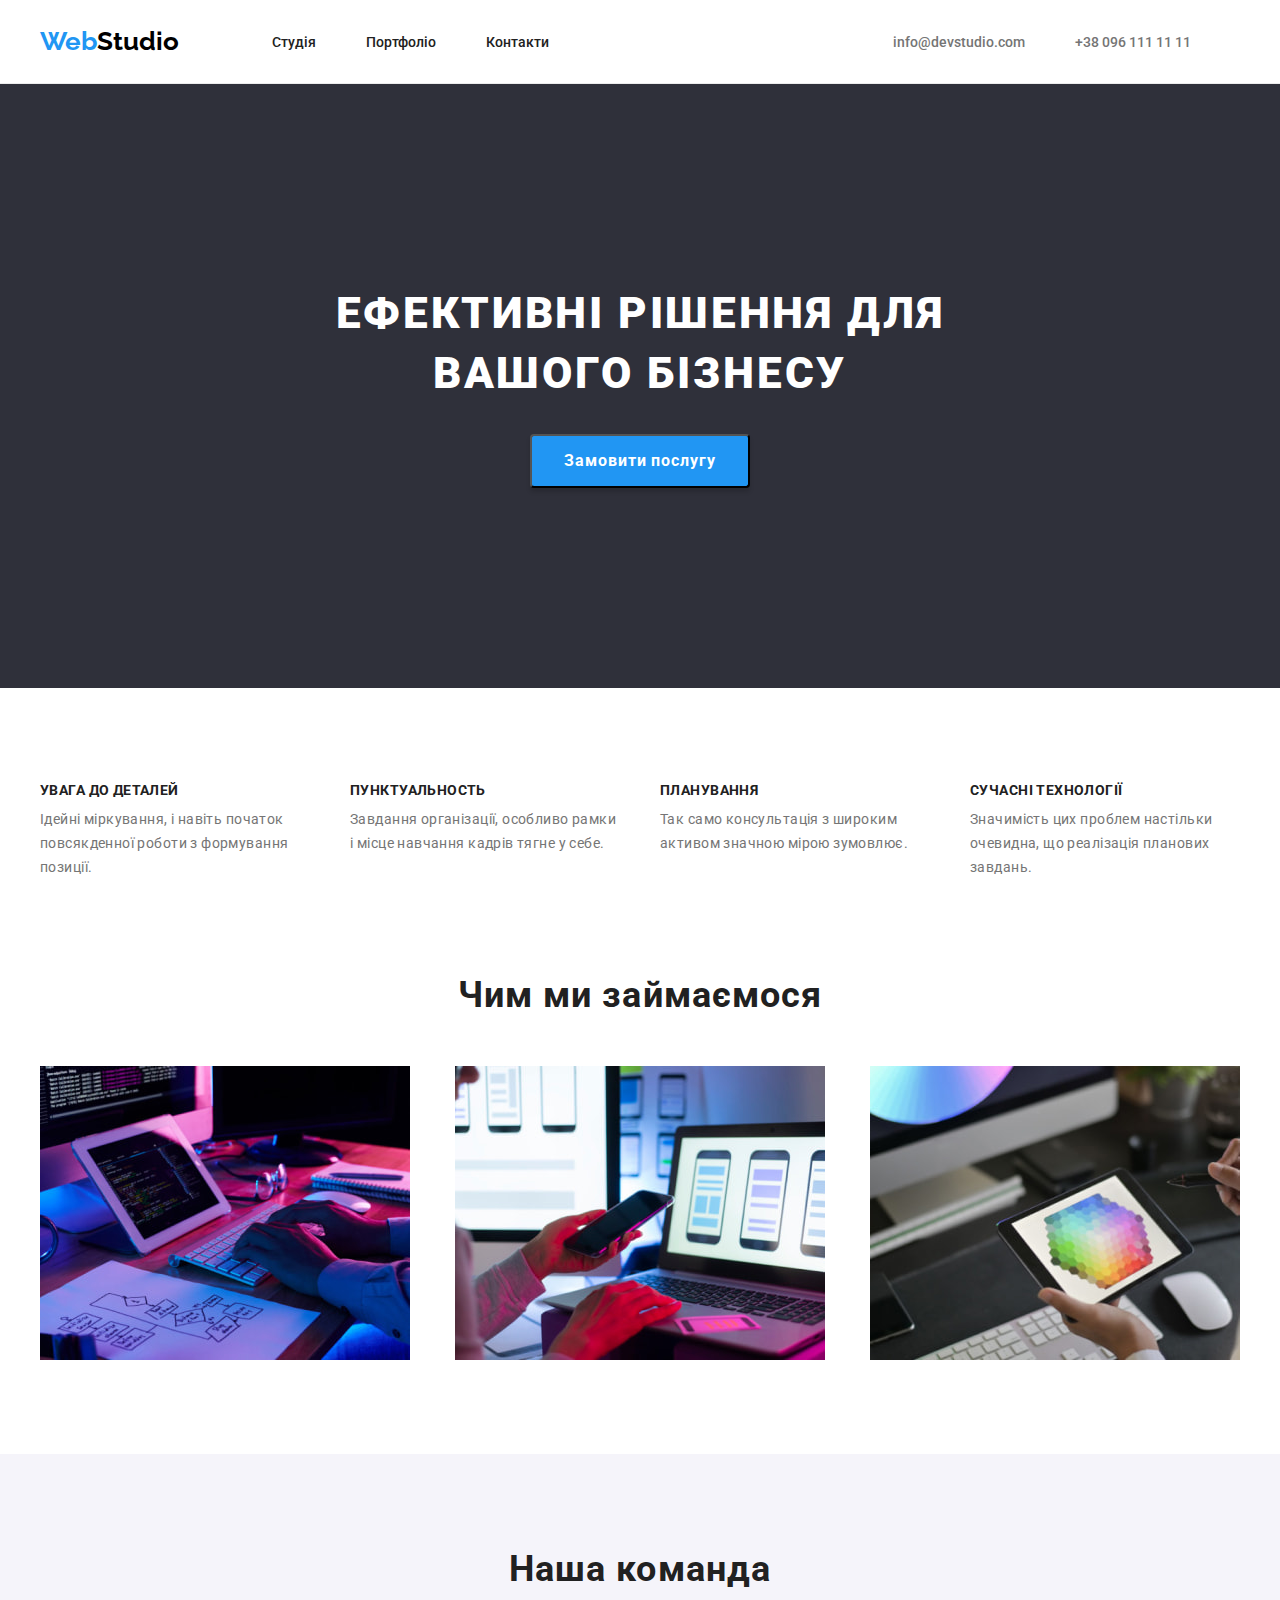
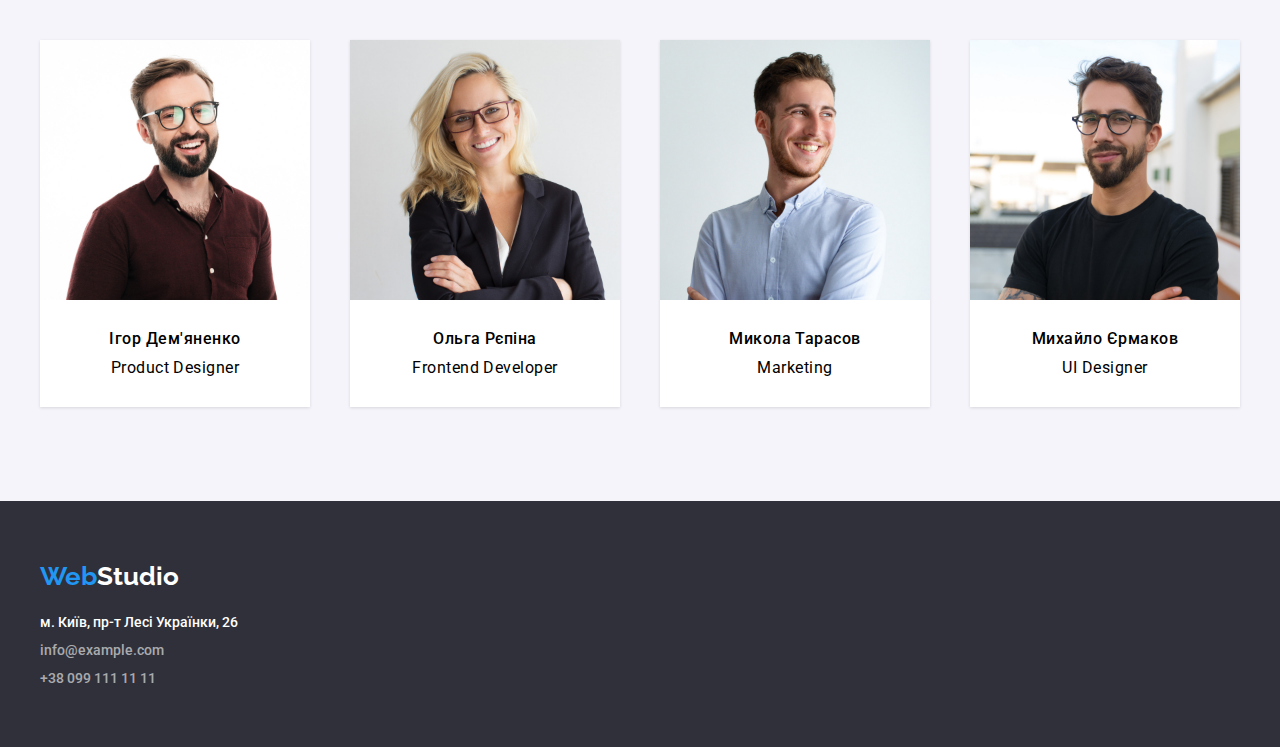
<file: index.html>
<!DOCTYPE html>
<html lang="uk">
  <head>
    <meta charset="UTF-8">
    <meta http-equiv="X-UA-Compatible" content="IE=edge">
    <meta name="viewport" content="width=device-width, initial-scale=1.0">
    <link rel="stylesheet" href="https://cdnjs.cloudflare.com/ajax/libs/modern-normalize/1.1.0/modern-normalize.min.css" integrity="sha512-wpPYUAdjBVSE4KJnH1VR1HeZfpl1ub8YT/NKx4PuQ5NmX2tKuGu6U/JRp5y+Y8XG2tV+wKQpNHVUX03MfMFn9Q==" crossorigin="anonymous" referrerpolicy="no-referrer">
    <link rel="preconnect" href="https://fonts.googleapis.com">
    <link rel="preconnect" href="https://fonts.gstatic.com" crossorigin>
    <link href="https://fonts.googleapis.com/css2?family=Raleway:wght@700&family=Roboto:wght@400;500;700;900&display=swap" rel="stylesheet">
    <link rel="stylesheet" href="css/style.css">
    <title>Homework3_Webstudio</title>
  </head>
  <body>
    <header>
      <div class="container header-container">
          <a href="https://google.com" target="_parent" rel="noopener noreferrer nofollow" class="link-style-none nav-link"><span class="logo">Web</span><span class="logo-dark">Studio</span></a>
          <div class="header-nav">
            <nav>
              <ul class="list-style-none nav-main">
                <li class="menu-item"><a href="portfolio.html" target="_parent" class="link-style-none header-link">Студія</a></li>
                <li class="menu-item"><a href="portfolio.html" target="_parent" rel="noopener noreferrer nofollow" class="link-style-none header-link">Портфоліо</a></li>
                <li class="menu-item"><a href="#" class="link-style-none header-link">Контакти</a></li>
              </ul>
            </nav>
            <ul class="list-style-none nav-main">
              <li class="menu-item"><a href="mailto:info@devstudio.com" class="link-style-none contact-link">info@devstudio.com</a></li>
              <li class="menu-item"><a href="tel:+380961111111" class="link-style-none contact-link">+38 096 111 11 11</a></li>
            </ul>
          </div>
    </div>
    </header>
    <main>
      <section class="hero">
        <div class="container">
          <h1 class="hero-heading">Ефективні рішення для вашого бізнесу</h1>
          <button type="button" class="hero-button">Замовити послугу</button>
        </div>
      </section>
      <section class="advantages">
        <div class="container">
          <h2 class="visually-hidden">Наші переваги</h2>
          <ul class="list-style-none advantages-list">
            <li class="advantage">
              <h3 class="advantages-heading">Увага до деталей</h3>
              <p class="advantages-description">
                Ідейні міркування, і навіть початок повсякденної роботи з
                формування позиції.
              </p>
            </li>
            <li class="advantage"> 
              <h3 class="advantages-heading">Пунктуальность</h3>
              <p class="advantages-description">
                Завдання організації, особливо рамки і місце навчання кадрів тягне
                у себе.
              </p>
            </li>
            <li class="advantage">
              <h3 class="advantages-heading">Планування</h3>
              <p class="advantages-description">
                Так само консультація з широким активом значною мірою зумовлює.
              </p>
            </li>
            <li class="advantage">
              <h3 class="advantages-heading">Сучасні технології</h3>
              <p class="advantages-description">
                Значимість цих проблем настільки очевидна, що реалізація планових
                завдань.
              </p>
            </li>
        </ul>
      </div>
      </section>
      <section class="gallery">
        <div class="container">
          <h2 class="section-heading">Чим ми займаємося</h2>
          <ul class="list-style-none gallery-list">
            <li class="project-gallery">
              <img src="images/img-left.jpg" alt="iPad працюэ" width="370">
            </li>
            <li class="project-gallery">
              <img src="images/img-center.jpg" alt="laptop працюэ" width="370">
            </li>
            <li class="project-gallery">
              <img src="images/img-right.jpg" alt="iMac працюэ" width="370">
            </li>
          </ul>
        </div>
      </section>
      <section class="team-section">
        <div class="container">
        <h2 class="section-heading">Наша команда</h2>
        <ul class="list-style-none team">
          <li class="team-member">
            <img src="images/product-designer.jpg" alt="Ігор Дем'яненко фото" width="270">
            <h3 class="team-name">Ігор Дем'яненко</h3>
            <p lang="en" class="team-name team-job">Product Designer</p>
          </li>
          <li class="team-member">
            <img src="images/frontend-developer.jpg" alt="Ольга Рєпіна фото" width="270">
            <h3 class="team-name">Ольга Рєпіна</h3>
            <p lang="en" class="team-name team-job">Frontend Developer</p>
          </li>
          <li class="team-member">
            <img src="images/marketing.jpg" alt="Микола Тарасов фото" width="270">
            <h3 class="team-name">Микола Тарасов</h3>
            <p lang="en" class="team-name team-job">Marketing</p>
          </li>
          <li class="team-member">
            <img src="images/ui-designer.jpg" alt="Михайло Єрмаков фото" width="270">
            <h3 class="team-name">Михайло Єрмаков</h3>
            <p lang="en" class="team-name team-job">UI Designer</p>
          </li>
        </ul>
      </div>
      </section>
    </main>
    <footer>
      <div class="container">
        <a href="#" class="link-style-none"><span class="logo">Web</span><span class="logo-light">Studio</span></a>
        <address class="footer-address">
          <ul class="list-style-none site-footer">
            <li class="footer-link"><a href="https://goo.gl/maps/CPtrU1FHBa2aNyZL9" target="_blank" rel="noopener noreferrer nofollow" class="link-style-none map">м. Київ, пр-т Лесі Українки, 26</a></li>
            <li class="footer-link"><a href="mailto:info@example.com" class="link-style-none contacts">info@example.com</a></li>
            <li class="footer-link"><a href="tel:+380991111111" class="link-style-none contacts">+38 099 111 11 11</a></li>
          </ul>
        </address>
      </div>
    </footer>
  </body>
</html>
</file>
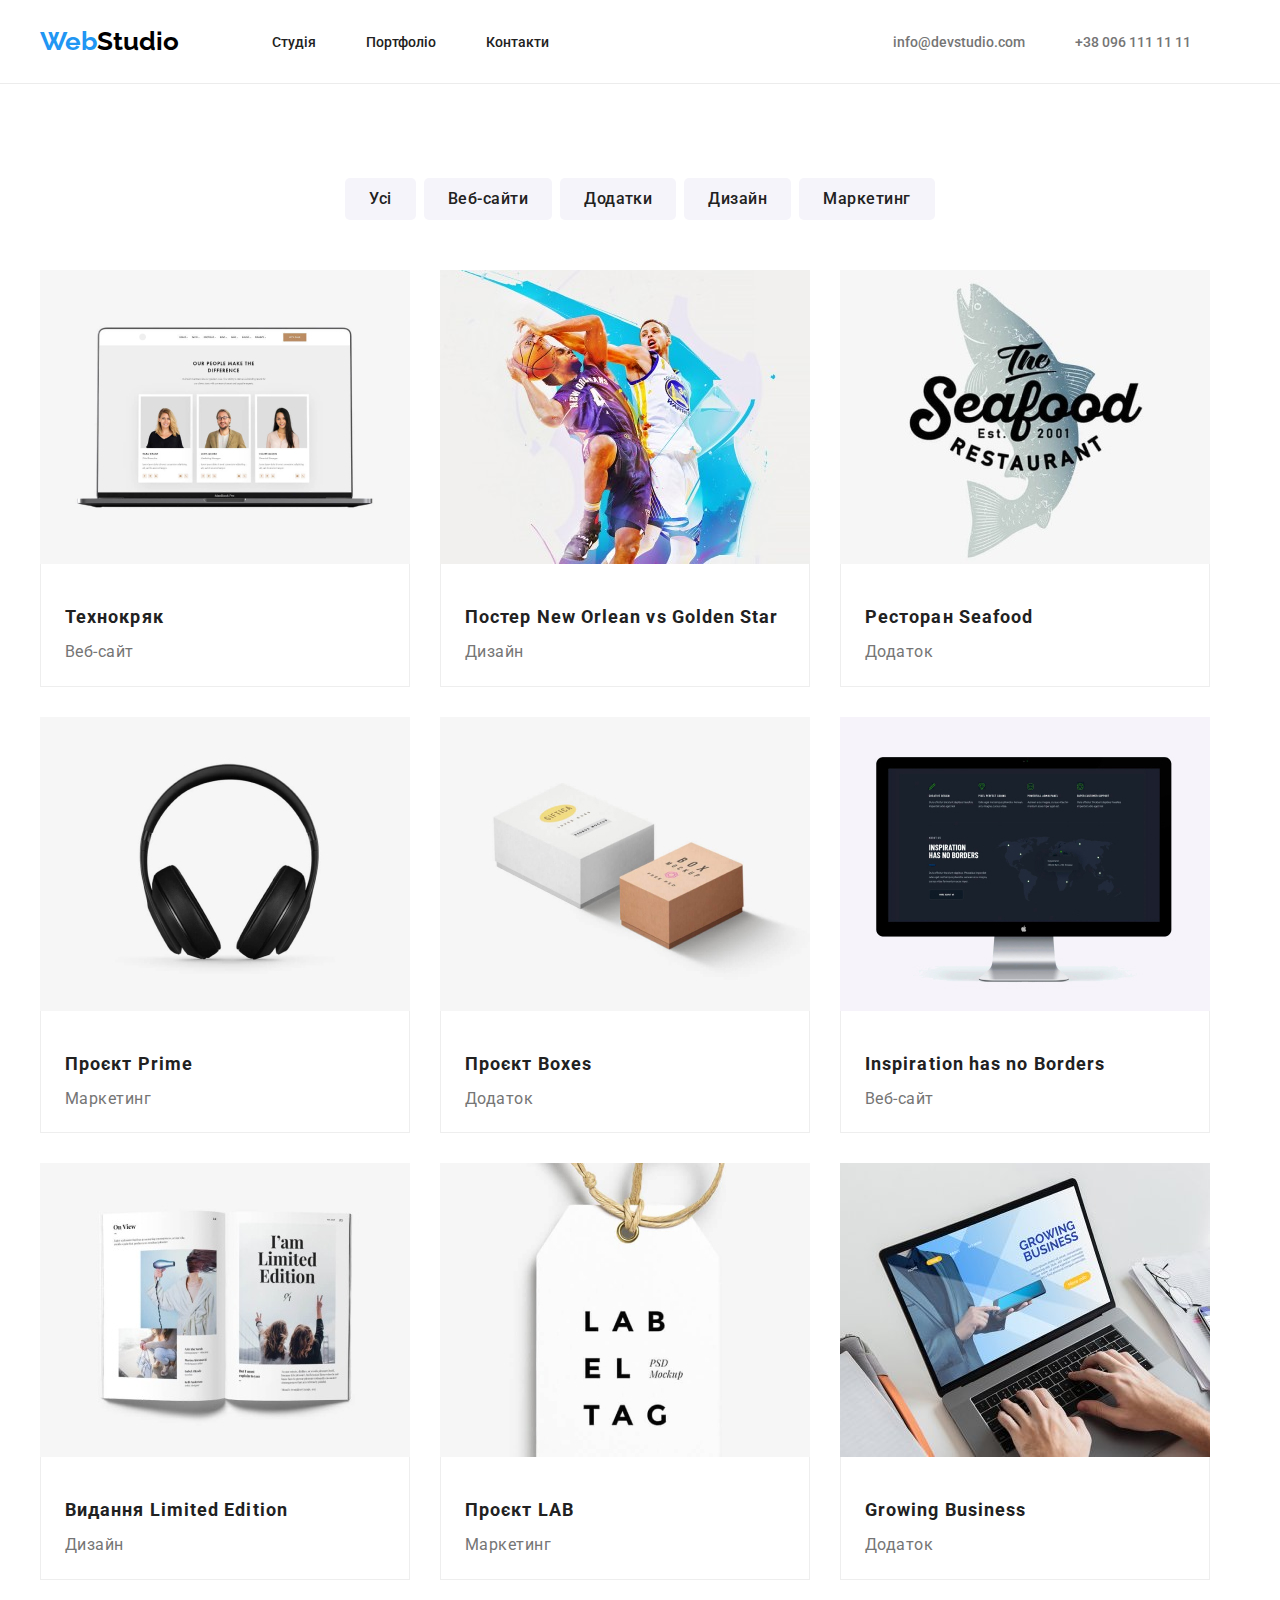
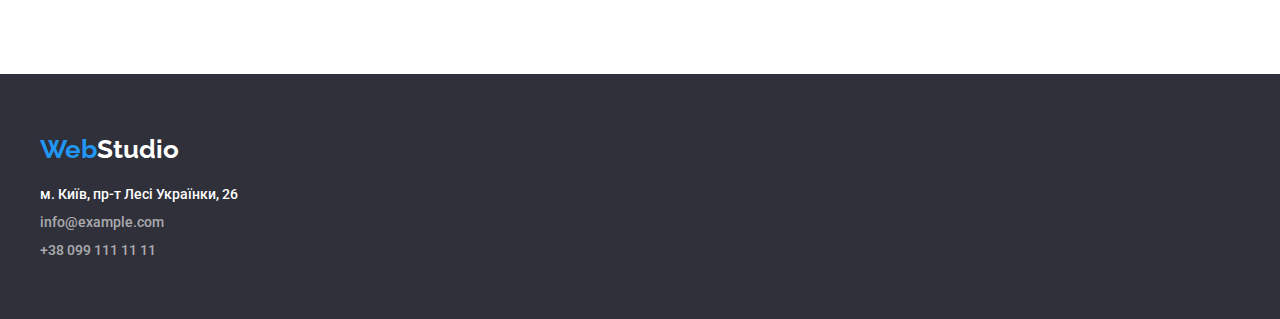
<file: portfolio.html>
<!DOCTYPE html>
<html lang="uk">
<head>
    <meta charset="UTF-8">
    <meta http-equiv="X-UA-Compatible" content="IE=edge">
    <meta name="viewport" content="width=device-width, initial-scale=1.0">
    <link rel="stylesheet" href="https://cdnjs.cloudflare.com/ajax/libs/modern-normalize/1.1.0/modern-normalize.min.css" integrity="sha512-wpPYUAdjBVSE4KJnH1VR1HeZfpl1ub8YT/NKx4PuQ5NmX2tKuGu6U/JRp5y+Y8XG2tV+wKQpNHVUX03MfMFn9Q==" crossorigin="anonymous" referrerpolicy="no-referrer">
    <link rel="preconnect" href="https://fonts.googleapis.com">
    <link rel="preconnect" href="https://fonts.gstatic.com" crossorigin>
    <link href="https://fonts.googleapis.com/css2?family=Raleway:wght@700&family=Roboto:wght@400;500;700;900&display=swap" rel="stylesheet">
    <link rel="stylesheet" href="css/style.css">
    <title>Portfolio</title>
</head>
<body>
  <header>
    <div class="container header-container">
        <a href="index.html" target="_parent" rel="noopener noreferrer nofollow" class="link-style-none nav-link"><span class="logo">Web</span><span class="logo-dark">Studio</span></a>
        <div class="header-nav">
          <nav>
            <ul class="list-style-none nav-main">
              <li class="menu-item"><a href="index.html" target="_parent" class="link-style-none header-link">Студія</a></li>
              <li class="menu-item"><a href="portfolio.html" target="_parent" rel="noopener noreferrer nofollow" class="link-style-none header-link">Портфоліо</a></li>
              <li class="menu-item"><a href="#" class="link-style-none header-link">Контакти</a></li>
            </ul>
          </nav>
          <ul class="list-style-none nav-main">
            <li class="menu-item"><a href="mailto:info@devstudio.com" class="link-style-none contact-link">info@devstudio.com</a></li>
            <li class="menu-item"><a href="tel:+380961111111" class="link-style-none contact-link">+38 096 111 11 11</a></li>
          </ul>
        </div>
  </div>
  </header>
    <main>
      <section class="portfolio">
        <div class="container">
        <h1 class="visually-hidden">Portfolio</h1>
        <ul class="gallery-nav list-style-none">
            <li class="filter"><button type="button" class="filter-button">Усі</button></li>
            <li class="filter"><button type="button" class="filter-button">Веб-сайти</button></li>
            <li class="filter"><button type="button" class="filter-button">Додатки</button></li>
            <li class="filter"><button type="button" class="filter-button">Дизайн</button></li>
            <li class="filter"><button type="button" class="filter-button">Маркетинг</button></li>
        </ul>
        <ul class="portfolio-nav list-style-none">
            <li class="gallery-images">
              <a href="#" class="link-style-none">
                <img src="images/portfolio-1.jpg" alt="веб-сайт Технокряк" width="370">
                <div class="gallery-border">
                  <h2 class="gallery-heading">Технокряк</h2>
                  <p class="gallery-item-name">Веб-сайт</p>
                </div>
              </a>
            </li>
            <li class="gallery-images">
              <a href="#" class="link-style-none">
                <img src="images/portfolio-2.jpg" alt="Постер New Orlean vs Golden Star" width="370">
                <div class="gallery-border">
                  <h2 class="gallery-heading">Постер New Orlean vs Golden Star</h2>
                  <p class="gallery-item-name">Дизайн</p>
                <div>
            </a> 
            </li>
            <li>
              <a href="#" class="link-style-none">
                <img src="images/portfolio-3.jpg" alt="Ресторан Seafood" width="370">
                <div class="gallery-border">
                  <h2 class="gallery-heading">Ресторан Seafood</h2>
                  <p class="gallery-item-name">Додаток</p>
                </div>
              </a>
            </li>
            <li class="gallery-images">
              <a href="#" class="link-style-none">
                <img src="images/portfolio-4.jpg" alt="Проєкт Prime" width="370">
                <div class="gallery-border">
                  <h2 class="gallery-heading">Проєкт Prime</h2>
                  <p class="gallery-item-name">Маркетинг</p>
                </div>
              </a>
            </li>
            <li class="gallery-images">
              <a href="#" class="link-style-none">
                <img src="images/portfolio-5.jpg" alt="Проєкт Boxes" width="370">
                <div class="gallery-border">
                  <h2 class="gallery-heading">Проєкт Boxes</h2>
                  <p class="gallery-item-name">Додаток</p>
                </div>
              </a>
            </li>
            <li class="gallery-images">
              <a href="#" class="link-style-none">
               <img src="images/portfolio-6.jpg" alt="веб-сайт Inspiration has no Borders" width="370">
               <div class="gallery-border">
                  <h2 class="gallery-heading">Inspiration has no Borders</h2>
                  <p class="gallery-item-name">Веб-сайт</p>
                </div>
              </a>
            </li>
            <li class="gallery-images">
              <a href="#" class="link-style-none">
                <img src="images/portfolio-7.jpg" alt="Видання Limited Edition" width="370">
                <div class="gallery-border">
                  <h2 class="gallery-heading">Видання Limited Edition</h2>
                  <p class="gallery-item-name">Дизайн</p>
                </div>
              </a>
            </li>
            <li class="gallery-images">
              <a href="#" class="link-style-none">
                <img src="images/portfolio-8.jpg" alt="Проєкт LAB" width="370">
                <div class="gallery-border">
                  <h2 class="gallery-heading">Проєкт LAB</h2>
                  <p class="gallery-item-name">Маркетинг</p>
                </div>
              </a>
            </li>
            <li class="gallery-images">
              <a href="#" class="link-style-none">
                <img src="images/portfolio-9.jpg" alt="додаток Growing Business" width="370">
                <div class="gallery-border">
                  <h2 class="gallery-heading">Growing Business</h2>
                  <p class="gallery-item-name">Додаток</p>
                </div>
              </a>
            </li>
        </ul>
      </div>
      </section>
    </main>
    <footer>
      <div class="container footer-container">
        <a href="#" class="link-style-none"><span class="logo">Web</span><span class="logo-light">Studio</span></a>
        <address class="footer-address">
          <ul class="list-style-none site-footer">
            <li class="footer-link"><a href="https://goo.gl/maps/CPtrU1FHBa2aNyZL9" target="_blank" rel="noopener noreferrer nofollow" class="link-style-none map">м. Київ, пр-т Лесі Українки, 26</a></li>
            <li class="footer-link"><a href="mailto:info@example.com" class="link-style-none contacts">info@example.com</a></li>
            <li class="footer-link"><a href="tel:+380991111111" class="link-style-none contacts">+38 099 111 11 11</a></li>
          </ul>
        </address>
      </div>
    </footer>
</body>
</html>
</file>
<file: css/style.css>
body {
    font-family: 'Roboto', sans-serif;
    background-color: var(--main-color);
    margin: 0;
}
:root {
    --footer-color: #2F303A;
    --bright-color: #2196F3;
    --logo-color-dark: #000000;
    --main-color: #FFFFFF;
    --heading-color: #212121;
    --text-color: #757575;
    --bg-color: #F5F4FA;
    --footer-contacts-color:  rgba(255, 255, 255, 0.6);
    --hover-color: #188CE8;
    --header-border: #ECECEC;
    --img-border: #EEEEEE;
}
h1, h1, h3, h4, h5, h6, p {
    margin: 0;
}
ul {
    margin: 0;
    padding: 0;
}
img {
    display: block;
    max-width: 100%;
    height: auto;
}

.list-style-none {
    list-style: none;
} 
.link-style-none {
    text-decoration: none;
    font-size: 14px;
    font-weight: 500;
    line-height: 1.17;
}
.nav-link {
    color: var(--heading-color);
    margin-right: 93px;
    padding-top: 24px;
    padding-bottom: 25px;
}
.header-link {
    color: var(--heading-color);
}
nav {
    margin-right: 344px;
}
.logo {
    color: var(--bright-color);
    font-family: 'Raleway', sans-serif;
    font-size: 26px;
    font-weight: 700;
}
.logo-dark {
    color: var(--logo-color-dark);
    font-family: 'Raleway', sans-serif;
    font-size: 26px;
    font-weight: 700;
}
.logo-light {
    color: var(--main-color);
    font-family: 'Raleway', sans-serif;
    font-size: 26px;
    font-weight: 700;
}
.contact-link {
    color: var(--text-color);
}
.container {
    width: 1200px;
    padding-left: 15px;
    padding-right: 15px;
    margin: 0 auto;
}
.header-container {
    display: flex;
    align-items: center;
}
.header-nav {
    display: flex;
}
.nav-main {
    display: flex;
    justify-content: flex-start;
    padding-top: 32px;
    padding-bottom: 32px;
}
.menu-item:not(:last-child) {
    margin-right: 50px;
}

.hero { 
    background-color: var(--footer-color);
    padding-top: 200px;
    padding-bottom: 200px;
}
.hero-heading {
    font-weight: 900;
    font-size: 44px;
    line-height: 1.36;
    letter-spacing: 0.06em;
    color: var(--main-color);
    text-align: center;
    text-transform: uppercase;
    max-width: 696px;
    margin: 0 auto 30px;
}

.hero-button {
    color: var(--main-color);
    background-color: var(--bright-color);
    cursor: pointer;
    box-shadow: 0px 4px 4px rgba(0, 0, 0, 0.15);
    border-radius: 4px;
    font-family: 'Roboto', sans-serif;
    font-size: 16px;
    font-weight: 700;
    line-height: 1.88;
    letter-spacing: 0.06em;
    display: block;
    margin: 0 auto;
    padding: 10px 32px;
}
.hero-button:hover, .hero-button:focus {
    background-color: var(--hover-color);
}

.visually-hidden {
    position: absolute;
    white-space: nowrap;
    width: 1px;
    height: 1px;
    overflow: hidden;
    border: 0;
    padding: 0;
    clip: rect(0 0 0 0);
    clip-path: inset(50%);
    margin: -1px;
} 
.advantages {
    padding-top: 94px;
    padding-bottom: 94px;
}
.advantages-list {
    display: flex;
    justify-content: space-between;
    align-items: flex-start;
}
.advantage {
    display: flex;
    flex-direction: column;
    align-items:center;
    width: 270px;
}
.advantages-heading {
    font-size: 14px;
    font-weight: 700;
    letter-spacing: 0.03em;
    line-height: 1.17;
    text-transform: uppercase;
    color: var(--heading-color);
    margin-bottom: 10px;
    align-self: flex-start;
}
.advantages-description {
    font-size: 14px;
    line-height: 1.71;
    letter-spacing: 0.03em;
    color: var(--text-color);
    align-self: flex-start;
}
.gallery {
    margin: 0 auto;
    padding-bottom: 94px;
}
.gallery-list {
    display: flex;
    align-items: center;
    justify-content: space-between;
}
.project-gallery:not(:last-child) {
    margin-right: 30px;
}
.team-section {
    background-color: var(--bg-color);
    margin: 0 auto;
    padding-top: 94px;
    padding-bottom: 94px;
}
.team {
    display: flex;
    justify-content: space-between;
    margin: 0 auto;
}
.team-member {
    background-color: var(--main-color);
    box-shadow: 0px 2px 1px 0px #00000033;
    box-shadow: 0px 1px 1px 0px #00000024;
    box-shadow: 0px 1px 3px 0px #0000001F;
}
.team-name {
    font-size: 16px;
    font-weight: 500;
    line-height: 1.17;
    letter-spacing: 0.03em;
    text-align: center;
    margin-top: 30px;
    margin-bottom: 10px;
}
.team-job {
    font-weight: normal;
    margin-top: 0;
    margin-bottom: 30px;
}

footer {
    background-color: var(--footer-color);
    padding-top: 60px;
    padding-bottom: 60px;
}

.footer-address {
    font-style: normal;
    margin-top: 20px;
}
.contacts {
    color: var(--footer-contacts-color);
}
.nav-link:hover, .nav-link:focus, .contact-link:hover, .contact-link:focus {
    color: var(--bright-color);
}
.map {
    color: var(--main-color);
    padding-bottom: 9px;
}
.footer-link:not(:last-child) {
    margin-bottom: 9px;
}
.portfolio {
    display: flex;
    padding-top: 94px;
    padding-bottom: 94px;
}
header {
    border-bottom: 1px solid var(--header-border);
}
.gallery-nav {
    display: flex;
    margin-bottom: 50px;
    gap: 8px;
    justify-content: center;
}
.filter-button {
    color: var(--heading-color);
    background-color: var(--bg-color);
    border-color: transparent;
    border-radius: 5px;
    cursor: pointer;
    padding: 6px 22px;
    text-align: center;
    font-family: 'Roboto', sans-serif;
    font-size: 16px;
    font-weight: 500;
    letter-spacing: 0.03em;
    line-height: 1.63;
}
.filter-button:hover, .filter-button:focus{
    color: var(--main-color);
    background-color: var(--bright-color);
}
.portfolio-nav {
    display: flex;
    gap: 30px;
    flex-wrap: wrap;
}
.gallery-images {
    margin-left: 0;
}

.gallery-border {
    padding: 20px 24px;
    border: 1px solid var(--img-border);
    border-top: none;
}
.gallery-heading {
    font-size: 18px;
    font-weight: 700;
    line-height: 2;
    letter-spacing: 0.06em;
    color: var(--heading-color);
    margin-bottom: 4px;
}
.gallery-item-name {
    font-size: 16px;
    line-height: 1.67;
    letter-spacing: 0.03em;
    font-weight: 400;
    color: var(--text-color);
}

.section-heading {
    color: var(--heading-color);
    font-size: 36px;
    font-weight: 1.17;
    font-weight: 700;
    letter-spacing: 0.03em;
    text-align: center;
    margin-top: 0;
    margin-bottom: 50px;
}
</file>
